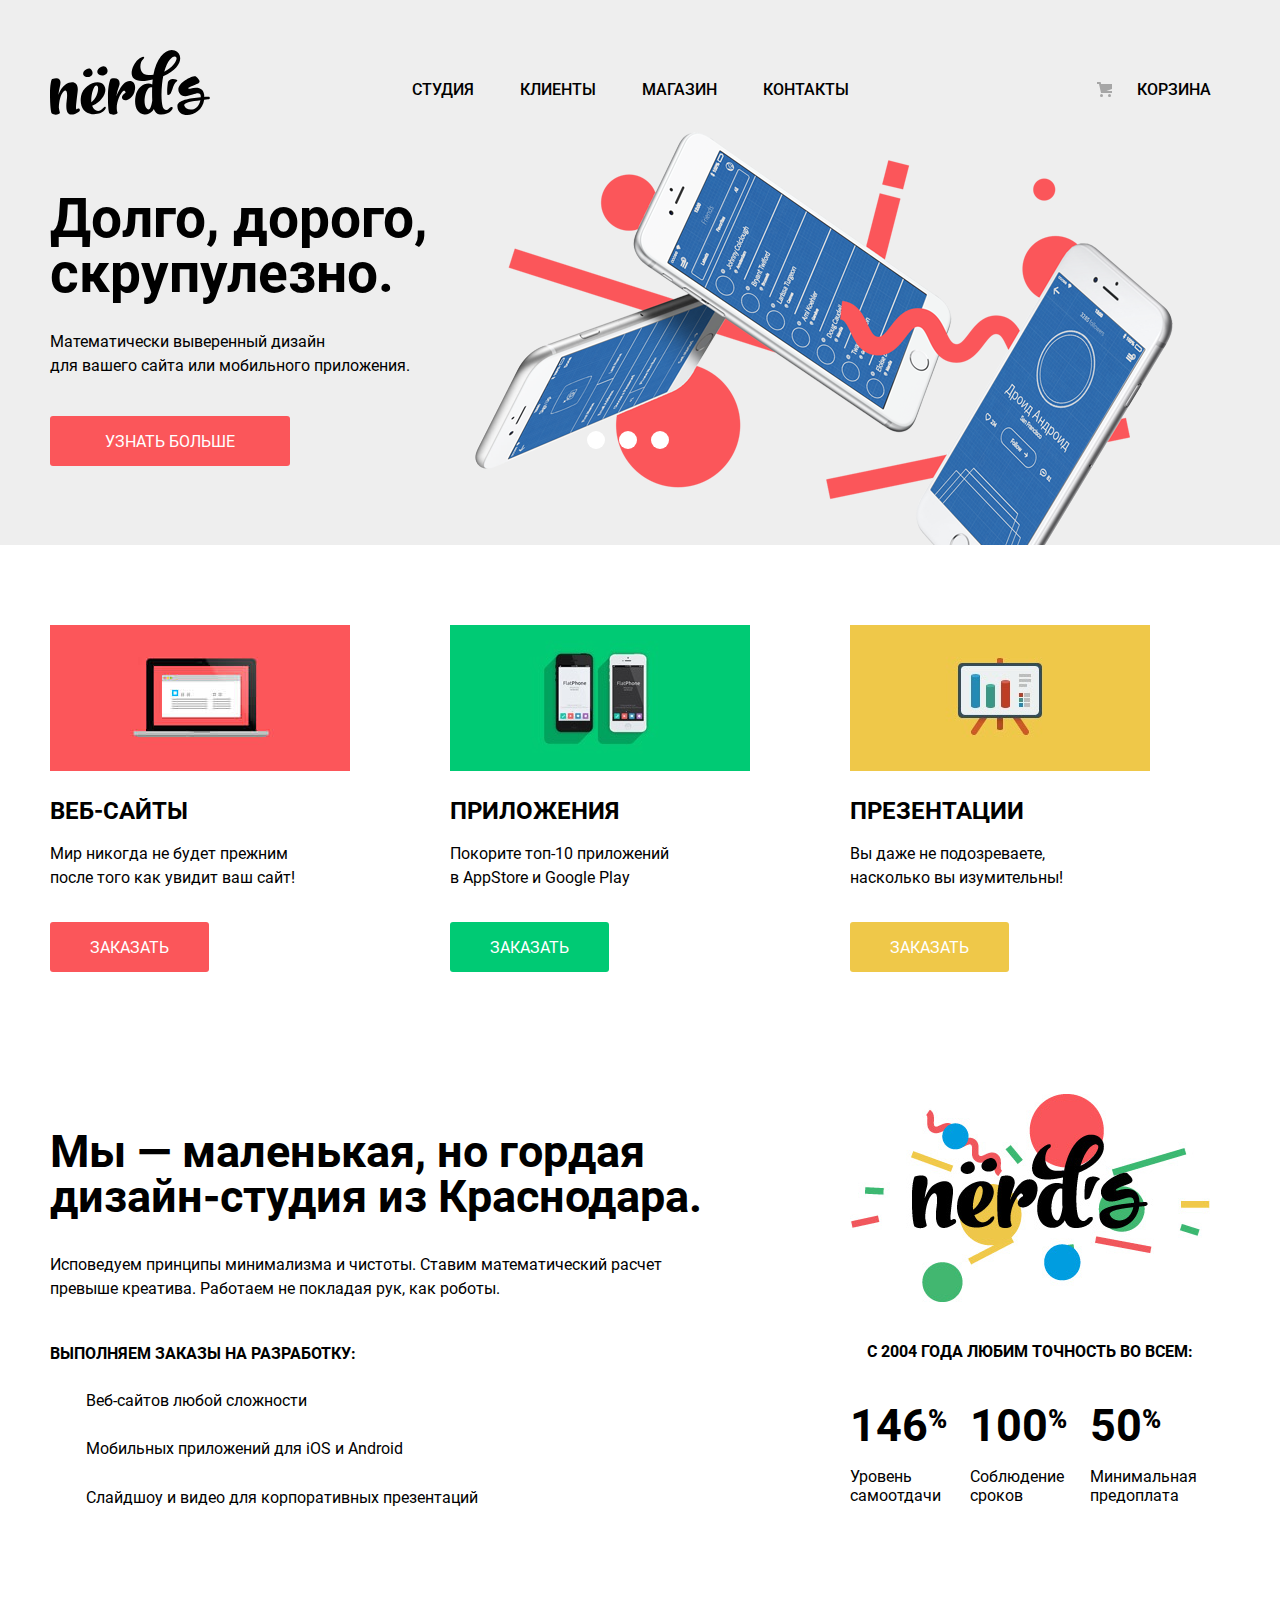
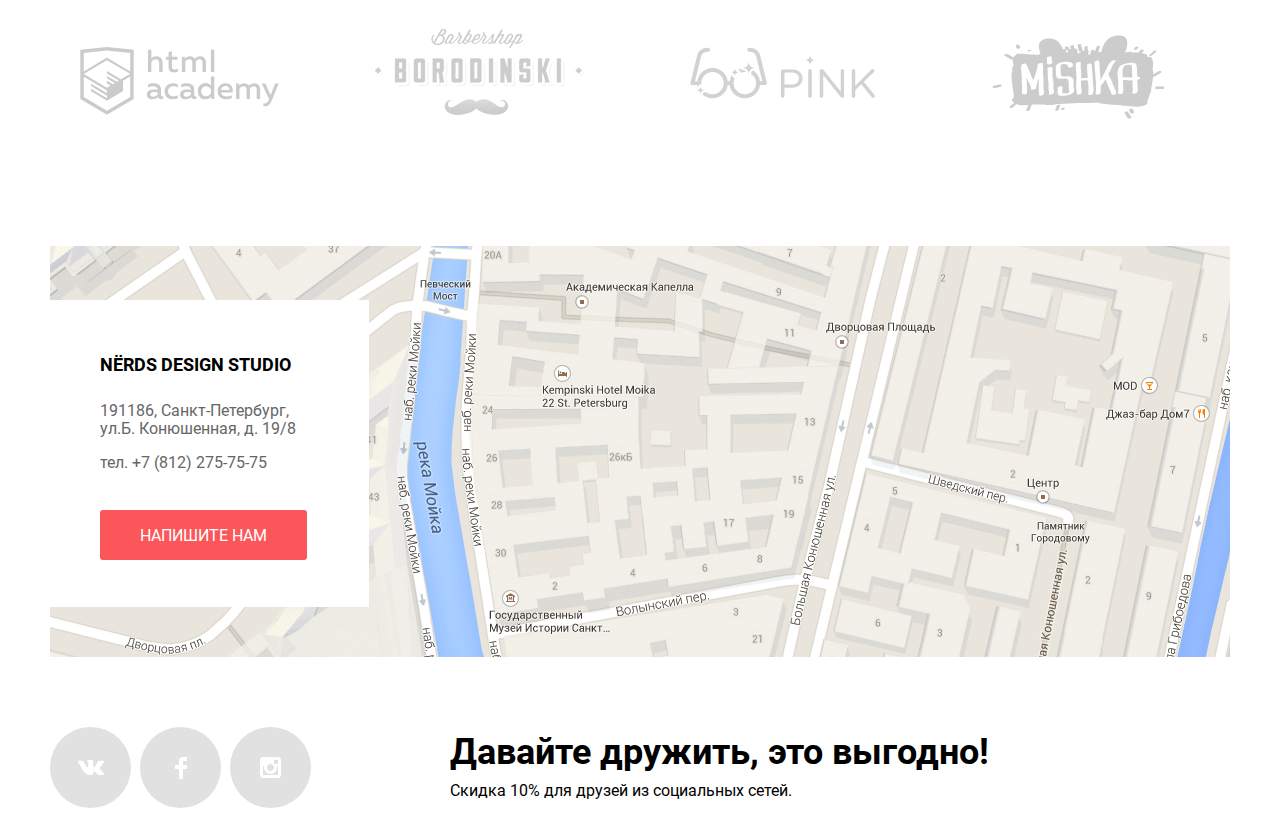
<file: index.html>
<!DOCTYPE html>
<html class="page" lang="ru">
   <head>
      <meta charset="utf-8">
      <title>«Нёрдс»</title>
      <link href="https://fonts.googleapis.com/css2?family=Roboto:wght@400;700&display=swap" rel="stylesheet">
      <link href="css/normalize.css" rel="stylesheet">
      <link href="css/style.css" rel="stylesheet">
   </head>
   <body class="page-body">
      <header class="main-header">
         <nav class="main-navigation container">
            <a class="main-header-logo" aria-label="Переход на главную">
            <img src="img/nerds-logo.svg" width="160" height="65" alt="Логотип Нёрдс">
            </a>
            <div class="main-navigation-container">
               <ul class="site-navigation reset-list">
                  <li><a href="#">Студия</a></li>
                  <li><a href="#">Клиенты</a></li>
                  <li><a href="catalog.html">Магазин</a></li>
                  <li><a href="#">Контакты</a></li>
               </ul>
               <ul class="user-navigation reset-list">
                  <li class="cart-link"><a href="#">Корзина</a></li>
               </ul>
            </div>
         </nav>
      </header>
      <main class="main-index">
         <h1 class="visually-hidden">Дизайн-студия «Нёрдс»</h1>
         <div class="slider-background ">
            <section class="slider container">
               <ul class="slider-list reset-list">
                  <li class="slider-item">
                     <div class="slider-info">
                        <h3>Долго, дорого, скрупулезно.</h3>
                        <p>Математически выверенный дизайн <br /> для вашего сайта или мобильного приложения.</p>
                        <a href="#" class="button-learn-more order red">Узнать больше</a>
                     </div>
                     <img class="slider-img-first" src="img/nerds-slide1.png" width="760" height="431" alt="Слайд с телефонами">
                  </li>
                  <li class="slider-item visually-hidden">
                     <h3>Любим математику как ни кто другой</h3>
                     <p>Никакого креатива, только математические формулы для расчета идеальных пропорций</p>
                     <a href="#" class="button-learn-more order red">Узнать больше</a>
                     <img class="slider-img-second" src="img/nerds-slide2.png" width="760" height="431" alt="Слайд с мониторами">
                     </li>
                     <li class="slider-item visually-hidden">
                     <h3>Только ночь, только хардкор</h3>
                     <p>Работать днем, как все? Мы против этого. Ближе к полуночи работа только начинается.</p>
                     <a href="#" class="button-learn-more order red">Узнать больше</a>
                     <img class="slider-img-third" src="img/nerds-slide3.png" width="760" height="431" alt="Слайд с планшетами">
                     </li>
               </ul>
               <ul class="slider-pagination reset-list">
                  <li class="slider-pagination filter-radio">
                     <input class="visually-hidden slider-input-radio filter-input" type="radio" name="slider" value="shaving" id="slide-1">
                     <label for="slide-1"></label>                           
                  </li>
                  <li class="slider-pagination filter-radio">
                     <input class="visually-hidden slider-input-radio filter-input" type="radio" name="slider" value="shaving" id="slide-2">
                     <label for="slide-2"></label>
                  </li>
                  <li class="slider-pagination filter-radio">
                     <input class="visually-hidden slider-input-radio filter-input" type="radio" name="slider" value="shaving" id="slide-3">
                     <label for="slide-3"></label>
                  </li>
               </ul>               
            </section>
         </div>
         <section class="features container">
            <ul class="features-list reset-list">
               <li class="features-item web-site">
                  <h2>Веб-сайты</h2>
                  <p>Мир никогда не будет прежним после того как увидит ваш сайт!</p>
                  <a href="#" class="order red">Заказать</a>
               </li>
               <li class="features-item application">
                  <h2>Приложения</h2>
                  <p>Покорите топ-10 приложений<br />в AppStore и Google Play</p>
                  <a href="#" class="order green">Заказать</a>
               </li>
               <li class="features-item presentations">
                  <h2>Презентации</h2>
                  <p>Вы даже не подозреваете, насколько вы изумительны!</p>
                  <a href="#" class="order yellow">Заказать</a>
               </li>
            </ul>
         </section>
         <section class="about-us container">
            <div class="about-us-container">
               <h2 class="about-us-header">Мы — маленькая, но гордая дизайн-студия из Краснодара.</h2>
               <div class="about-us-principle">              
                  <p>Исповедуем принципы минимализма и чистоты. Ставим математический расчет превыше креатива. Работаем не покладая рук, как роботы.</p>
               </div>
               <div class="about-us-paragraph">               
                  <p>Выполняем заказы на разработку:</p>
               </div>
               <ul class="about-us-list reset-list">
                  <li class="about-us-list-item">Веб-сайтов любой сложности</li>
                  <li class="about-us-list-item">Мобильных приложений для iOS и Android</li>
                  <li class="about-us-list-item">Слайдшоу и видео для корпоративных презентаций</li>
               </ul>
            </div>
            <div class="about-us-dignity">
               <img src="img/nerds-illustration.png" width="360" height="208" alt="Нёрдс">
               <div class="about-us-dignity-paragraph">
                  <p>с 2004 года Любим точность во всем:</p>
               </div>
               <ul class="about-us-dignity-list reset-list">
                  <li><p class="about-us-dignity-numeral">146<b>%</b></p> Уровень самоотдачи</li>
                  <li><p class="about-us-dignity-numeral">100<b>%</b></p> Соблюдение сроков</li>
                  <li><p class="about-us-dignity-numeral">50<b>%</b></p> Минимальная предоплата</li>
               </ul>
            </div>
         </section>
         <section class="container">
            <h2 class="visually-hidden">Партнёры</h2>
            <ul class="partners reset-list">
               <li class="partners-item partners-htmlacademy">
                  <a href="https://htmlacademy.ru/" aria-label="Ссылка на html academy">
                  <img class="partners-img-htmlacademy" src="img/logo-htmlacademy.svg" width="199" height="68" alt="Логотип html academy">
                  </a>
               </li>
               <li class="partners-item partners-borodinski">
                  <a href="#" aria-label="Ссылка на сайт барбершопа Borodinski">
                  <img class="partners-img-borodinski" src="img/logo-borodinski.svg" width="209" height="90" alt="Логотип Borodinski">
                  </a>
               </li>
               <li class="partners-item partners-pink">
                  <a href="#" aria-label="Ссылка на приложение Pink">
                  <img class="partners-img-pink" src="img/logo-pink.svg" width="185" height="52" alt="Логотип Pink">
                  </a>
               </li>
               <li class="partners-item partners-mishka">
                  <a href="#" aria-label="Ссылка на сайт Mishka">
                  <img class="partners-img-mishka" src="img/logo-mishka.svg" width="173" height="84" alt="Логотип Mishka">
                  </a>
               </li>
            </ul>
         </section>
      </main>
      <footer class="footer-container">
         <section class="map-contact">
            <img  class="footer-map " src="img/map.png" width="1440" height="416" alt="Наш адрес Санкт-Петербург, ул. Б. Конюшенная, д. 19/8">
            <div class="contact">
               <h2 class="footer-title">Nёrds design studio</h2>
               <address class="footer-address">191186, Санкт-Петербург,&nbsp; ул.Б. Конюшенная, д. 19/8</address>
               <p class="footer-tel">тел. <a href="tel:+78122757575" class="footer-tel-link">+7 (812) 275-75-75</a></p>
               <a href="writeus.html" class="contact-button order red">Напишите нам</a>
            </div>
         </section>
         <div class="footer-wrapper">
            <section class="social">
               <h2 class="visually-hidden">Социальные сети Нёрдс</h2>
               <ul class="user-social reset-list">
                  <li>
                     <a class="icon-social" href="http://vk.com" aria-label="Ссылка на наш VK">
                     <img class="img-social" src="img/icon/vk-icon.svg"  width="26" height="15"  alt="Иконка VK">
                     </a>
                  </li>
                  <li>
                     <a class="icon-social" href="https://www.facebook.com/" aria-label="Ссылка на наш Facebook">
                     <img class="img-social" src="img/icon/fb-icon.svg" width="12" height="22" alt="Иконка Facebook">
                     </a>
                  </li>
                  <li>
                     <a class="icon-social" href="https://www.instagram.com" aria-label="Ссылка на наш Instagramm">
                     <img class="img-social" src="img/icon/insta-icon.svg" width="21" height="21"  alt="Иконка Instagramm">
                     </a>
                  </li>
               </ul>
            </section>
            <section class="sale">
               <h2>Давайте дружить, это выгодно!</h2>
               <p>Скидка 10% для друзей из социальных сетей.</p>
            </section>
         </div>         
      </footer>
      <section class="modal modal-contact visually-hidden">
         <h2 class="modal-contact-header">Напишите нам</h2>
         <form class="modal-contact-form" action="https://echo.htmlacademy.ru/" method="post">
           <label class="form-user-name" for="modal-contact-form-name">
             Ваше имя:
             <input class="form-input-user-name" type="text" name="input-name" id="modal-contact-form-name" placeholder="Имя Фамилия" required>
           </label>
           <label class="form-user-email" for="modal-contact-form-email">
             Ваш email:
             <input class="form-input-user-email" type="email" name="input-email" id="modal-contact-form-email" placeholder="email@example.com" required>
           </label>
           <label class="form-user-message" for="modal-contact-form-message">Текст письма:
             <textarea id="modal-contact-form-message" rows="5" name="input-message"  placeholder="В свободной форме" required></textarea>
           </label>
           <button type="submit" class="modal-contact-form-button red">Отправить</button>
         </form>
         <button type="button" class="modal-close" aria-label="Закрыть"></button>
       </section>
   </body>
</html>
</file>
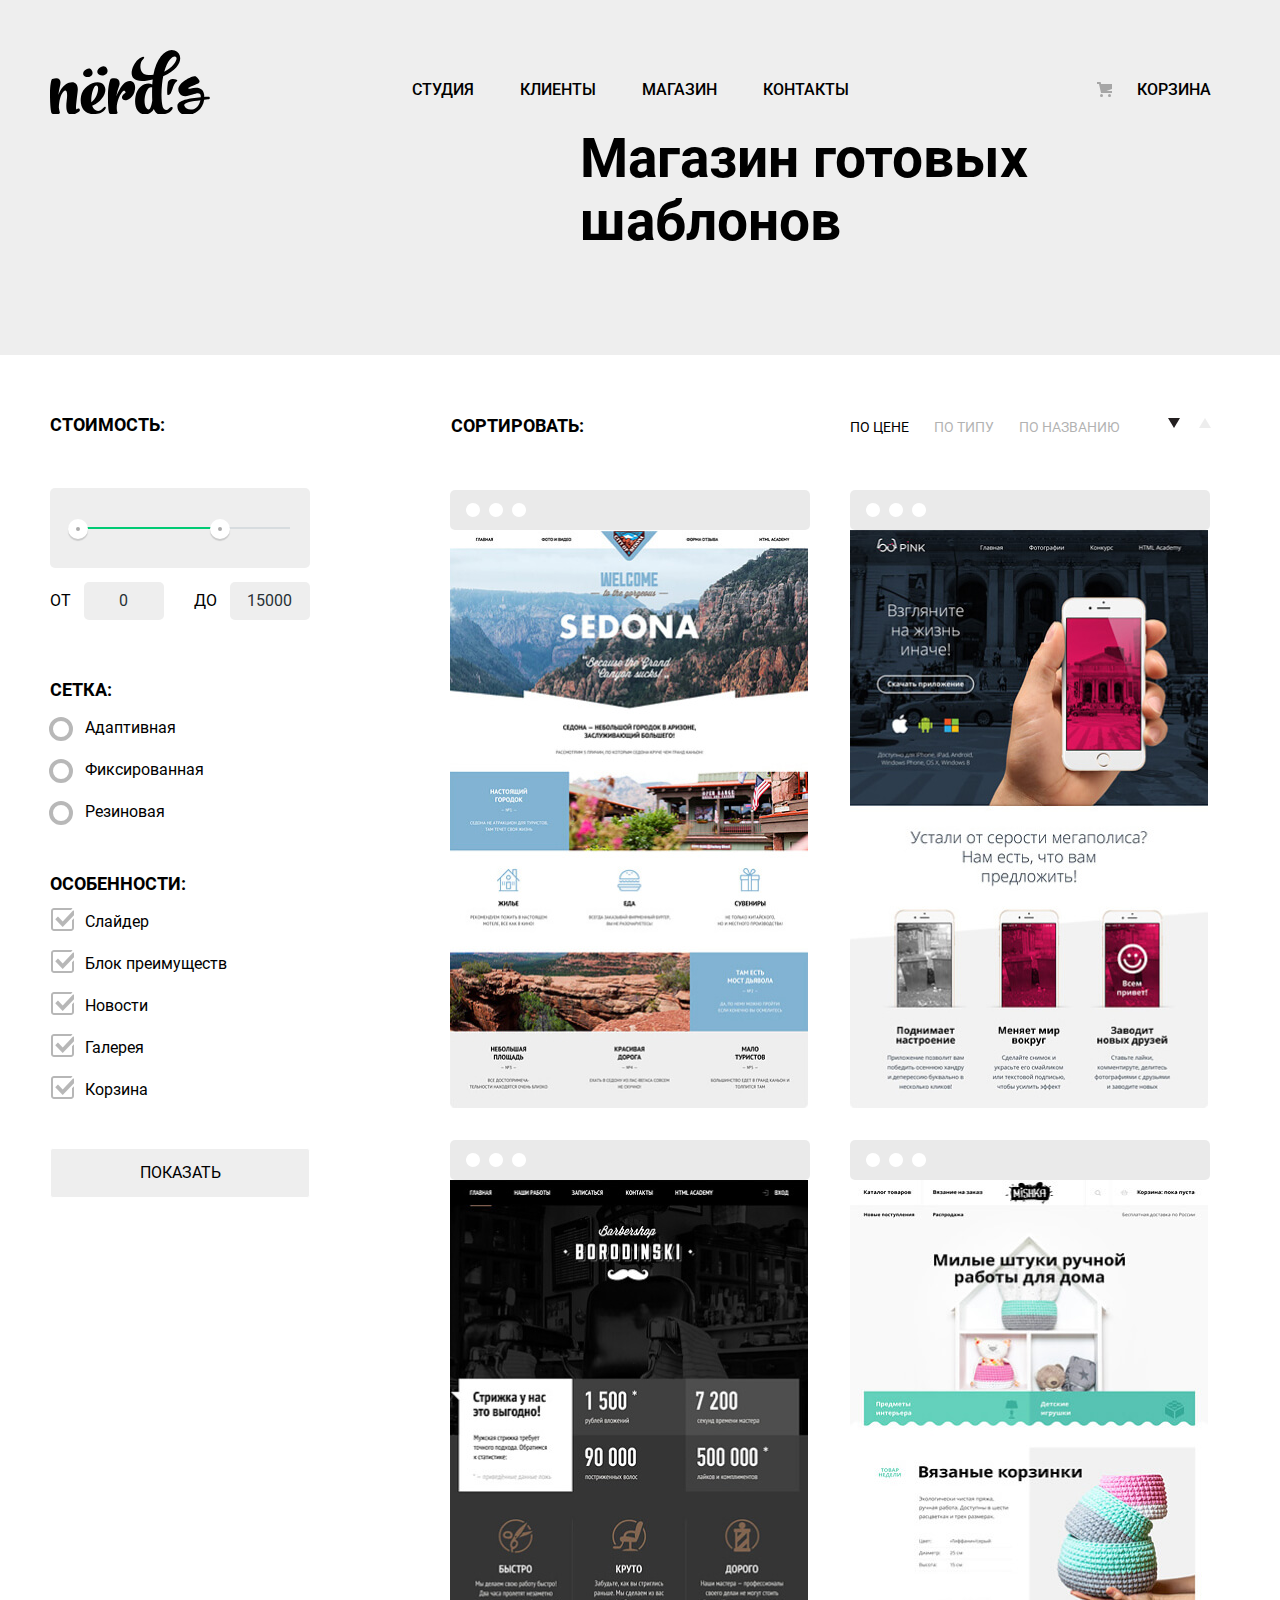
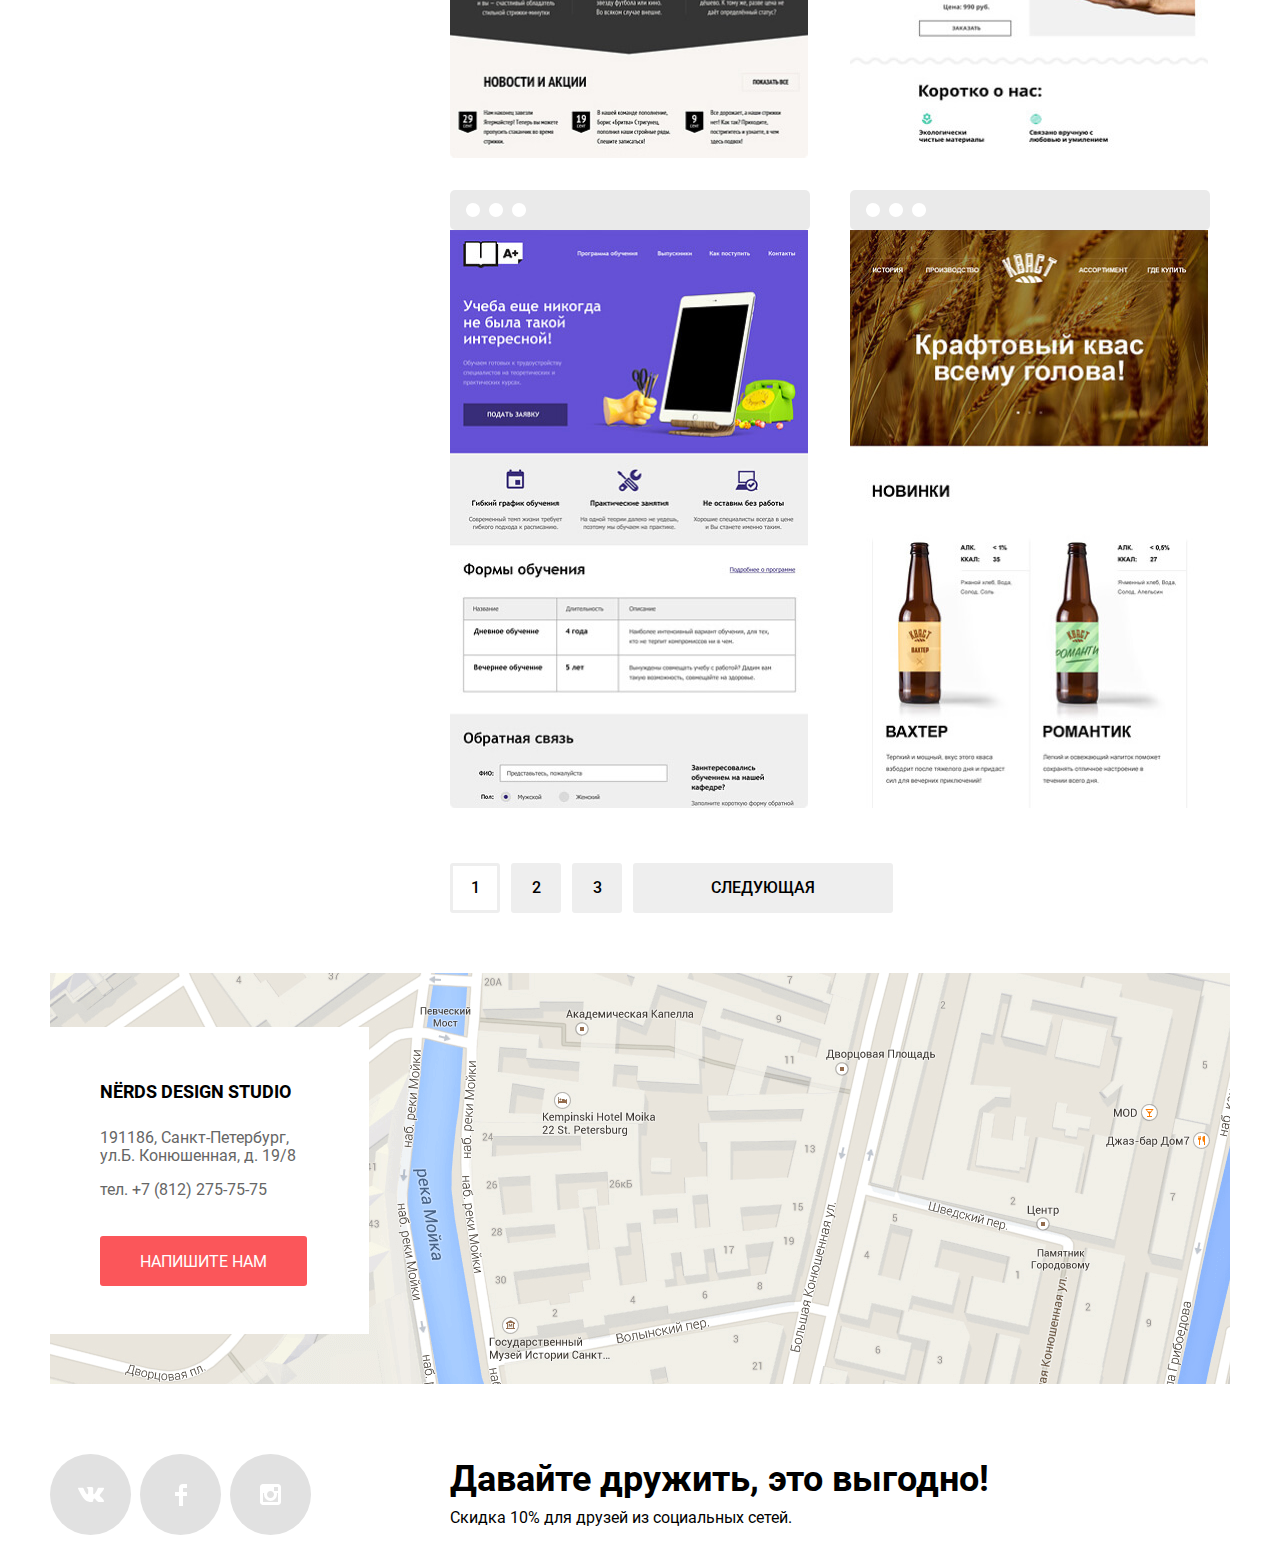
<file: catalog.html>
<!DOCTYPE html>
<html class="page" lang="ru">
   <head>
      <meta charset="utf-8">
      <title>Магазин | «Нёрдс»</title>
      <link href="https://fonts.googleapis.com/css2?family=Roboto:wght@400;700&display=swap" rel="stylesheet">
      <link href="css/normalize.css" rel="stylesheet">
      <link href="css/style.css" rel="stylesheet">
   </head>
   <body class="page-body">
      <header class="main-header">
         <nav class="main-navigation container">
            <a href="index.html" class="main-header-logo" aria-label="Переход на главную">
            <img src="img/nerds-logo.svg" width="165" height="65" alt="Логотип Нёрдс">
            </a>
            <div class="main-navigation-container">
               <ul class="site-navigation reset-list">
                  <li><a href="index.html">Студия</a></li>
                  <li><a href="#">Клиенты</a></li>
                  <li class="page-catalog"><a href="#">Магазин</a></li>
                  <li><a href="#">Контакты</a></li>
               </ul>
               <ul class="user-navigation reset-list">
                  <li class="cart-link"><a href="#">Корзина</a></li>
               </ul>
            </div>
         </nav>
      </header>
      <main class="main-catalog">
         <div class="heading-catalog-wrapper">
            <h1 class="heading-catalog">Магазин готовых шаблонов</h1>
         </div>
         <div class="main-catalog-wrapper">
            <section>
               <div class="filter-form">
                  <h3  class="visually-hidden">Фильтр товаров</h3>
                  <form class="filter" action = "https://echo.htmlacademy.ru/" name="filter" method="get">
                     <fieldset class="filter-fieldset filter-item">
                        <legend>Стоимость:</legend>
                        <div class="range-filter">
                           <div class="range-controls">
                              <div class="scale">
                                 <div class="bar"></div>
                              </div>
                              <div class="toggle toggle-min" tabindex="0" aria-label="Ползунок уменьшения стоимости"></div>
                              <div class="toggle toggle-max" tabindex="0" aria-label="Ползунок увеличения стоимости"></div>
                           </div>
                           <div class="price-controls">
                              <label class="min-price">
                              от <input type="number" name="min-price" value="0">
                              </label>
                              <label class="max-price">
                              до <input type="number" name="max-price" value="15000">
                              </label>
                           </div>
                        </div>
                     </fieldset>
                     <fieldset class="filter-fieldset filter-item-grid">
                        <legend>Сетка:</legend>
                        <ul class="reset-list">
                           <li class="filter-option filter-radio">
                              <input class="visually-hidden filter-input-radio filter-input" type="radio" name="grid-group" value="shaving" id="filter-adaptive">
                              <label for="filter-adaptive">Адаптивная</label>                           
                           </li>
                           <li class="filter-option filter-radio">
                              <input class="visually-hidden filter-input-radio filter-input" type="radio" name="grid-group" value="shaving" id="filter-fixed">
                              <label for="filter-fixed">Фиксированная</label>
                           </li>
                           <li class="filter-option filter-radio">
                              <input class="visually-hidden filter-input-radio filter-input" type="radio" name="grid-group" value="shaving" id="filter-responsive">
                              <label for="filter-responsive">Резиновая</label>
                           </li>
                        </ul>
                     </fieldset>
                     <fieldset class="filter-fieldset">
                        <legend>Особенности:</legend>
                        <ul class="reset-list">
                           <li class="filter-option filter-checkbox">
                              <input class="visually-hidden filter-input-checkbox filter-input" type="checkbox" name="slider" id="filter-slider" checked>
                              <label for="filter-slider">Слайдер</label>                           
                           </li>
                           <li class="filter-option filter-checkbox">
                              <input class="visually-hidden filter-input-checkbox filter-input" type="checkbox" name="advantage" id="filter-advantage" checked>
                              <label for="filter-advantage">Блок преимуществ</label>                           
                           </li>                           
                           <li class="filter-option filter-checkbox">
                              <input class="visually-hidden filter-input-checkbox filter-input" type="checkbox" name="news" id="filter-news" checked>
                              <label for="filter-news">Новости</label>                           
                           </li>
                           <li class="filter-option filter-checkbox">
                              <input class="visually-hidden filter-input-checkbox filter-input" type="checkbox" name="gallery" id="filter-gallery" checked>
                              <label for="filter-gallery">Галерея</label>                           
                           </li>
                           <li class="filter-option filter-checkbox">
                              <input class="visually-hidden filter-input-checkbox filter-input" type="checkbox" name="shopping-cart" id="filter-shopping-cart" checked>
                              <label for="filter-shopping-cart">Корзина</label>                           
                           </li>
                        </ul>
                        <button class="button-show" type="submit">Показать</button>
                     </fieldset>
                  </form>
               </div>
            </section>
            <section>
               <h2 class="visually-hidden">Каталог товара</h2>
               <div class="catalog-sort">
                  <p class="catalog-sort-header">
                    Сортировать:
                  </p>
                  <ul class="catalog-sort-list">
                    <li class="catalog-sort-item">
                      <a class="catalog-sort-item-button catalog-sort-item-button-active">По цене</a>
                    </li>
                    <li class="catalog-sort-item">
                      <a href="#" class="catalog-sort-item-button">По типу</a>
                    </li>
                    <li class="catalog-sort-item">
                      <a href="#" class="catalog-sort-item-button">По названию</a>
                    </li>
                  </ul>
                  <ul class="catalog-sort-list-direction">
                    <li class="catalog-sort-list-direction-item">
                      <a class="catalog-sort-order-button catalog-sort-order-button-bottom catalog-sort-order-active" aria-label="Сортировать по убыванию"></a>
                    </li>
                    <li class="catalog-sort-list-direction-item">
                      <a href="#" class="catalog-sort-order-button catalog-sort-order-button-top" aria-label="Сортировать по возростанию"></a>
                    </li>
                  </ul>
                </div>
               <div class="catalog">
               <ul class="catalog-list reset-list">
                  <li class="catalog-item">
                     <div class="catalog-item-image">
                        <img src="img/sedona.jpg" width="358" height="578" alt="Шаблон туристического сайта">
                     </div>
                     <section class="catalog-info">
                        <h3><a class="catalog-info-title" href="#">Sedona</a></h3>
                        <p>Информационный сайт для туристов</p>
                        <a href="#" class="price red">9 900 &#8381;</a>
                     </section>
                  </li>
                  <li class="catalog-item">
                     <div class="catalog-item-image">
                        <img src="img/pink.jpg" width="358" height="578" alt="Шаблон сайта для мобильного приложения">
                     </div>
                     <section class="catalog-info">
                        <h3><a class="catalog-info-title" href="#">Pink App</a></h3>
                        <p>Продуктовый лендинг приложения для iOS и Android</p>
                        <a href="#" class="price red">9 900 &#8381;</a>
                     </section>
                  </li>
                  <li class="catalog-item">
                     <div class="catalog-item-image">
                        <img src="img/borodinski.jpg" width="358" height="578" alt="Шаблон сайта барбершопа">
                     </div>
                     <section class="catalog-info">
                        <h3><a class="catalog-info-title" href="#">Barbershop</a></h3>
                        <p>Сайт салона красоты. Для мужчин, да.</p>
                        <a href="#" class="price red">9 900 &#8381;</a>
                     </section>
                  </li>
                  <li class="catalog-item">
                     <div class="catalog-item-image">
                        <img src="img/mishka.jpg" width="358" height="578" alt="Шаблон сайта хэндмэйд">
                     </div>
                     <section class="catalog-info">
                        <h3><a class="catalog-info-title" href="#">Mishka</a></h3>
                        <p>Интернет-магазин вязаных игрушек</p>
                        <a href="#" class="price red">9 900 &#8381;</a>
                     </section>
                  </li>
                  <li class="catalog-item">
                     <div class="catalog-item-image">
                        <img src="img/a-plus.jpg" width="358" height="578" alt="Шаблон учебного сайта">
                     </div>
                     <section class="catalog-info">
                        <h3><a class="catalog-info-title" href="#">A Plus</a></h3>
                        <p>Лендинг курсов повышения квалификации</p>
                        <a href="#" class="price red">9 900 &#8381;</a>
                     </section>
                  </li>
                  <li class="catalog-item">
                     <div class="catalog-item-image">
                        <img src="img/kvast.jpg" width="358" height="578" alt="Шаблон сайта крафтового кваса">
                     </div>
                     <section class="catalog-info">
                        <h3><a class="catalog-info-title" href="#">Кваст</a></h3>
                        <p>Промо-сайт производителя крафтового кваса</p>
                        <a href="#" class="price red">9 900 &#8381;</a>
                     </section>
                  </li>
               </ul>
               </div>
               <ul class="catalog-pagination">
                  <li class="catalog-pagination-item-current"><a href="#">1</a></li>
                  <li class="catalog-pagination-item"><a href="#">2</a></li>
                  <li class="catalog-pagination-item"><a href="#">3</a></li>
                  <li class="catalog-pagination-item"><a href="#">следующая</a></li>
               </ul>
            </section>
         </div>
      </main>
      <footer class="footer-container">
         <section class="map-contact">
            <img  class="footer-map " src="img/map.png" width="1440" height="416" alt="Наш адрес Санкт-Петербург, ул. Б. Конюшенная, д. 19/8">
            <div class="contact">
               <h2 class="footer-title">Nёrds design studio</h2>
               <address class="footer-address">191186, Санкт-Петербург,&nbsp; ул.Б. Конюшенная, д. 19/8</address>
               <p class="footer-tel">тел. <a href="tel:+78122757575" class="footer-tel-link">+7 (812) 275-75-75</a></p>
               <a href="writeus.html" class="order red">Напишите нам</a>
            </div>
         </section>
         <div class="footer-wrapper">
            <section class="social">
               <h2 class="visually-hidden">Социальные сети Нёрдс</h2>
               <ul class="user-social reset-list">
                  <li>
                     <a class="icon-social" href="http://vk.com" aria-label="Ссылка на наш VK">
                     <img class="img-social" src="img/icon/vk-icon.svg"  width="26" height="15"  alt="Иконка VK">
                     </a>
                  </li>
                  <li>
                     <a class="icon-social" href="https://www.facebook.com/" aria-label="Ссылка на наш Facebook">
                     <img class="img-social" src="img/icon/fb-icon.svg" width="12" height="22" alt="Иконка Facebook">
                     </a>
                  </li>
                  <li>
                     <a class="icon-social" href="https://www.instagram.com" aria-label="Ссылка на наш Instagramm">
                     <img class="img-social" src="img/icon/insta-icon.svg" width="21" height="21"  alt="Иконка Instagramm">
                     </a>
                  </li>
               </ul>
            </section>
            <section class="sale">
               <h2>Давайте дружить, это выгодно!</h2>
               <p>Скидка 10% для друзей из социальных сетей.</p>
            </section>
         </div>         
      </footer>
      <section class="modal modal-contact visually-hidden">
         <h2 class="modal-contact-header">Напишите нам</h2>
         <form class="modal-contact-form" action="https://echo.htmlacademy.ru/" method="post">
           <label class="form-user-name" for="modal-contact-form-name">
             Ваше имя:
             <input class="form-input-user-name" type="text" name="input-name" id="modal-contact-form-name" placeholder="Имя Фамилия" required>
           </label>
           <label class="form-user-email" for="modal-contact-form-email">
             Ваш email:
             <input class="form-input-user-email" type="email" name="input-email" id="modal-contact-form-email" placeholder="email@example.com" required>
           </label>
           <label class="form-user-message" for="modal-contact-form-message">Текст письма:
             <textarea id="modal-contact-form-message" rows="5" name="input-message"  placeholder="В свободной форме" required></textarea>
           </label>
           <button type="submit" class="modal-contact-form-button red">Отправить</button>
         </form>
         <button type="button" class="modal-close" aria-label="Закрыть"></button>
       </section>
   </body>
</html>
</file>
<file: css/style.css>
@font-face {
	font-family: "Roboto";
	font-style: normal;
	font-weight: 400;
	src: local("Roboto"), local("Roboto-Regular"), url(../fonts/roboto-regular.woff2) format("woff2"), url(../fonts/roboto-regular.woff) format("woff")
}

@font-face {
	font-family: "Roboto";
	font-style: normal;
	font-weight: 700;
	src: local("Roboto Bold"), local("Roboto-Bold"), url(../fonts/roboto-700.woff2) format("woff2"), url(../fonts/roboto-700.woff) format("woff")
}

:root {
	--black: #000000;
	--black-special: #283136;
	--black-special-dark: #444444;
	--black-light: #4D4D4D;
	--black-dark: #231F20;
	--black-shadow: rgba(0, 1, 1, 0.1);
	--white: #ffffff;
	--red: #E74246;
	--red-light: #FB565A;
	--red-dark: #D7373B;
	--green: #00BC6C;
	--green-light: #00CA74;
	--green-dark: #00AA62;
	--yellow: #EAB534;
	--yellow-light: #EFC849;
	--yellow-dark: #E5A722;
	--gray: #DFDFDF;
	--gray-light: #EEEEEE;
	--gray-medium: #E1E1E1;
	--gray-medium-light: #c1c1c1;
	--gray-medium-dark: #A6A6A6;
	--gray-dark: #D5D5D5;
	--gray-special: #D7DCDF;
	--gray-special-text: #666666;
	--gray-special-second: #D7DCDE;
	--gray-special-third: #B4B9BB;
	--gray-special-light: #DBDBDB;
	--gray-special-dark: #ABABAB;
	--gray-special-pagination: #DFDFDF;
	--special: #888888
}

a {
	text-decoration: none
}

img {
	max-width: 100%;
	height: auto
}

.page {
	height: 100%;
	width: 100%;
}

.page-body {
	background-color: var(--white);
	font-family: "Roboto", "Tahoma", sans-serif
}

.reset-list {
	margin: 0;
	padding: 0;
	list-style: none
}

.visually-hidden {
	position: absolute;
	width: 1px;
	height: 1px;
	margin: -1px;
	border: 0;
	padding: 0;
	-webkit-clip-path: inset(100%);
	clip-path: inset(100%);
	clip: rect(0, 0, 0, 0);
	overflow: hidden
}

.container,
.main-navigation {
	max-width: 1180px;
	margin: 0 auto;
	padding: 0 10px
}

.main-navigation {
	display: -webkit-box;
	display: -ms-flexbox;
	display: flex;
	-webkit-box-align: start;
	-ms-flex-align: start;
	align-items: flex-start;
	text-transform: uppercase;
	font-weight: 500;
	font-size: 16px;
	line-height: 30px
}

.main-navigation-container,
.site-navigation {
	display: -webkit-box;
	display: -ms-flexbox;
	display: flex;
	margin: 75px auto 0
}

.site-navigation {
	-ms-flex-wrap: wrap;
	flex-wrap: wrap;
	width: 620px;
	margin: 0 105px 0 183px;
	padding: 0
}

.site-navigation li {
	margin-right: 46px
}

.features-list li:last-child,
.site-navigation li:last-child {
	margin-right: 0
}

.user-navigation {
	margin-left: auto;
	max-width: 140px
}

.site-navigation a,
.user-navigation a {
	color: var(--black)
}

.user-navigation li {
	display: inline;
	padding: 0
}

.site-navigation-current a:not([href]) {
	background-color: var(--black)
}

.site-navigation a:hover {
	color: var(--red-light)
}

.site-navigation a:focus {
	color: var(--black);
	mix-blend-mode: normal;
	opacity: .3
}

.user-navigation a:hover {
	color: var(--red-light)
}

.user-navigation a:focus {
	color: var(--black);
	mix-blend-mode: normal;
	opacity: .3
}

.cart-link::before,
.page-catalog::before {
	content: "";
	position: absolute;
	background-repeat: no-repeat;
	background-position: 0 0
}

.page-catalog::before {
	top: 119px;
	width: 73px;
	height: 2px;
	background-color: var(--red-light)
}

.main-header {
	font-size: 16px;
	line-height: 20px;
	color: var(--black);
	background-color: var(--gray-light)
}

.main-header-logo {
	margin: 49px 0 0;
	padding: 0;
	width: 160px;
	height: 65px
}

.cart-link::before {
	top: 2px;
	left: -40px;
	width: 15px;
	height: 15px;
	background-image: url(../img/icon/cart-icon.svg)
}

.cart-link {
	position: relative
}

.footer-container {
	max-width: 1180px;
	margin: 0 auto;
	padding: 0 10px
}

.footer-wrapper {
	display: -webkit-box;
	display: -ms-flexbox;
	display: flex
}

.map-contact {
	overflow: hidden;
	position: relative;
	margin-bottom: 44px
}

.footer-map {
	position: absolute;
	z-index: 1;
	background-color: var(--gray-light);
	width: 100%;
	object-fit: cover;
	text-align: center;
	height: 416px;
	border: 0
}

.contact {
	position: relative;
	background-color: var(--white);
	width: 219px;
	min-height: 262px;
	margin-top: 54px;
	margin-left: 0;
	margin-bottom: 50px;
	padding: 35px 50px 10px;
	z-index: 2
}

.contact-button {
	padding-left: 5px;
	padding-right: 5px;
}

.footer-title {
	text-transform: uppercase;
	font-weight: 700;
	font-size: 18px;
	line-height: 30px;
	color: var(--black)
}

.footer-address {
	padding-top: 7px;
	font-style: normal;
	font-size: 16px;
	line-height: 18px
}

.footer-tel {
	padding-bottom: 21px;
}

.contact-button {}

.footer-address,
.footer-tel,
.footer-tel-link {
	color: var(--gray-special-text)
}

.footer-tel-link {
	font-style: normal;
	font-size: 16px;
	line-height: 18px;
	text-decoration: none
}

.social {
	width: 260px;
	margin: 26px 140px 0 0
}

.sale h2 {
	margin-top: 33px;
	margin-bottom: 10px;
	font-size: 36px;
	line-height: 36px
}

.sale p {
	margin-top: 0;
	line-height: 22px
}

.icon-social,
.user-social {
	display: -webkit-box;
	display: -ms-flexbox;
	display: flex
}

.user-social {
	-ms-flex-wrap: wrap;
	flex-wrap: wrap;
	-ms-flex-pack: distribute;
	justify-content: space-between;
	width: 261px
}

.icon-social {
	-webkit-box-align: center;
	-ms-flex-align: center;
	align-items: center;
	-webkit-box-pack: center;
	-ms-flex-pack: center;
	justify-content: center;
	width: 81px;
	height: 81px;
	border-radius: 50%;
	background-color: var(--gray-medium)
}

.icon-social:hover {
	background-color: var(--red)
}

.icon-social:focus {
	background-color: var(--red-dark);
	-webkit-box-shadow: inset 0 3px 0 var(--black-shadow);
	box-shadow: inset 0 3px 0 var(--black-shadow)
}

.icon-social:focus img {
	opacity: 30%
}

.slider-background {
	background-color: var(--gray-light)
}

.slider-item,
.slider-list {
	display: -webkit-box;
	display: -ms-flexbox;
	display: flex
}

.slider-info {
	margin-top: 22px;
	width: 391px
}

.slider-info h3 {
	margin-bottom: 0;
	font-size: 55px;
	line-height: 55px
}

.slider-info p {
	font-size: 16px;
	line-height: 24px;
	margin-top: 29px;
}

.slider-info a {
	padding-left: 55px;
	padding-right: 55px;
}

.button-learn-more {
	margin-top: 22px;
}

.slider-pagination {
	margin-right: 32px;
}

.slider-pagination {
	position: relative;
	width: inherit;
	display: flex;
	justify-content: center;
}

.slider-pagination label {
	display: inline-block;
	vertical-align: middle;
	position: relative;
	cursor: pointer;
}

.slider-input-radio+label::before {
	content: "";
	position: absolute;
	left: 11px;
	top: -114px;
	width: 18px;
	height: 18px;
	background-color: var(--white);
	border-radius: 50%;
}

.slider-input-radio:checked+label::after {
	content: "";
	position: absolute;
	top: 7px;
	left: 14px;
	top: -111px;
	width: 8px;
	height: 8px;
	border: 2px solid var(--gray-medium-light);
	background-color: var(--white);
	border-radius: 50%;
}

.slider-control label:not(:last-child) {
	margin-right: 18px;
}

.slide-1:checked .main-slider-control label[for="main-slide-1"]::before,
.slide-2:checked .main-slider-control label[for="main-slide-2"]::before,
.slide-3:checked .main-slider-control label[for="main-slide-3"]::before {
	content: "";
	height: 4px;
	width: 4px;
	border-radius: 50%;
	left: 5px;
	top: 5px;
	border: 2px solid var(--gray-medium-light);
	position: absolute;
}

.slide-1:focus .main-slider-control label[for="main-slide-1"],
.slide-2:focus .main-slider-control label[for="main-slide-2"],
.slide-3:focus .main-slider-control label[for="main-slide-3"] {
	outline: 2px solid var(--black-special);
}

.slide-1:checked .main-slider-list .main-slider-item-1,
.slide-2:checked .main-slider-list .main-slider-item-2,
.slide-3:checked .main-slider-list .main-slider-item-3 {
	display: block;
}

.features {
	margin-top: 80px;
	margin-bottom: 80px;
	font-size: 16px;
	line-height: 24px
}

.features-list {
	display: -webkit-box;
	display: -ms-flexbox;
	display: flex;
	padding: 0
}

.features-list li {
	margin-right: 100px
}

.features h2 {
	margin-bottom: 0;
	margin-top: 171px;
	text-transform: uppercase;
	font-size: 24px;
	line-height: 30px
}

.features-item {
	min-width: 300px;
	min-height: 352px;
	background-position: top left;
	background-repeat: no-repeat
}

.features-item p {
	width: 260px;
	margin-bottom: 32px
}

.web-site {
	background-image: url(../img/web-site.jpg);
	background-size: auto auto
}

.application {
	background-image: url(../img/application.jpg);
	background-size: auto auto
}

.presentations {
	background-image: url(../img/presentations.jpg);
	background-size: auto auto
}

.order {
	display: inline-block;
	vertical-align: inherit;
	border: 0 solid;
	border-radius: 3px;
	padding: 17px 40px 15px;
	line-height: 18px;
	text-align: center;
	text-transform: uppercase;
	color: var(--white)
}

.red {
	background-color: var(--red-light)
}

.red:hover {
	background-color: var(--red)
}

.red:focus {
	-webkit-box-shadow: inset 0 3px 0 var(--black-shadow);
	box-shadow: inset 0 3px 0 var(--black-shadow);
	background-color: var(--red-dark)
}

.green {
	background-color: var(--green-light)
}

.green:hover {
	background-color: var(--green)
}

.green:focus {
	-webkit-box-shadow: inset 0 3px 0 var(--black-shadow);
	box-shadow: inset 0 3px 0 var(--black-shadow);
	background-color: var(--green-dark)
}

.yellow {
	background-color: var(--yellow-light)
}

.yellow:hover {
	background-color: var(--yellow)
}

.yellow:focus {
	-webkit-box-shadow: inset 0 3px 0 var(--black-shadow);
	box-shadow: inset 0 3px 0 var(--black-shadow);
	background-color: var(--yellow-dark)
}

.about-us {
	display: -webkit-box;
	display: -ms-flexbox;
	display: flex;
	margin-top: 113px;
	margin-bottom: 140px;
	font-family: "Roboto", "Tahoma", sans-serif;
	font-size: 16px
}

.about-us-header {
	display: flex;
	margin: 0 auto;
	margin-top: 39px;
	font-size: 45px;
	line-height: 45px
}

.about-us-principle {
	display: flex;
	margin-top: 18px;
	font-size: 16px;
	line-height: 24px
}

.about-us-paragraph {
	display: flex;
	margin-top: 9px;
	margin-bottom: 10px;
	text-transform: uppercase;
	font-weight: 700;
	line-height: 24px
}

.about-us-list {
	display: flex;
	flex-direction: column;
}

.about-us-list-item {
	margin-bottom: 30px;
	margin-left: 36px;
}

.about-us-list-item:last-child {
	margin-bottom: 0
}

.about-us-container {
	width: 660px
}

.about-us-dignity {
	margin-left: 140px;
	width: 360px
}

.about-us-dignity-list {
	display: flex;
}

.about-us-dignity img {
	margin-top: 4px;
}

.about-us-dignity-numeral {
	margin: 0;
	margin-right: 23px;
	margin-bottom: 10px;
	font-weight: bold;
	font-size: 45px;
	line-height: 64px;
}

.about-us-dignity-numeral b {
	vertical-align: text-top;
	font-size: 26px;
	line-height: 40px;
}

.about-us-dignity-paragraph {
	display: flex;
	margin-bottom: 14px;
	margin-top: 18px;
	margin-left: 17px;
	text-transform: uppercase;
	font-weight: 700;
	line-height: 24px
}

.main-catalog-wrapper,
.partners {
	display: -webkit-box;
	display: -ms-flexbox;
	display: flex;
	justify-content: space-between;
}

.partners {
	position: relative;
	margin-left: 30px;
	margin-top: 46px;
	margin-bottom: 127px;
}

.partners-item {
	margin-right: 55px;
	width: 288px;
}

.partners li:last-child {
	margin-right: 0
}

.partners-borodinski {
	margin-right: 75px;
}

.partners-mishka {
	margin-left: 20px;
}

.partners-img-htmlacademy {
	width: 199px;
	height: 67.82px;
}

.partners-img-borodinski {
	position: absolute;
	top: -18px;
	left: 295px;
	width: 209px;
	height: 90px;
}

.partners-img-pink {
	position: absolute;
	left: 610px;
	width: 185px;
	height: 52px;
}

.partners-img-mishka {
	position: absolute;
	top: -12px;
	left: 912px;
	width: 173px;
	height: 84px;
}

.main-catalog-wrapper {
	max-width: 1180px;
	width: 100%;
	margin: 0 auto;
	padding: 0 10px
}

.heading-catalog-wrapper {
	position: relative;
	min-width: 1200px;
	min-height: 241px;
	background-color: var(--gray-light)
}

.filter {
	display: -webkit-box;
	display: -ms-flexbox;
	display: flex
}

.heading-catalog {
	position: absolute;
	left: 580px;
	bottom: 65px;
	right: 0;
	font-size: 55px
}

.filter {
	-ms-flex-wrap: wrap;
	flex-wrap: wrap
}

.filter-fieldset {
	padding: 0;
	margin: 0 0 30px;
	border: 0
}

.filter-item-grid,
.range-filter {
	margin-bottom: 25px
}

.filter legend,
.filter-item legend,
.price-controls label {
	text-transform: uppercase
}

.range-filter {
	width: 260px;
	margin-top: 35px
}

.filter-item legend {
	font-size: 18px;
	line-height: 30px;
	font-weight: 700
}

.range-controls {
	position: relative;
	height: 41px;
	margin-bottom: 14px;
	padding-top: 39px;
	padding-right: 20px;
	padding-left: 20px;
	background-color: var(--gray-light);
	border-radius: 5px
}

.price-controls {
	display: -webkit-box;
	display: -ms-flexbox;
	display: flex;
	-webkit-box-pack: justify;
	-ms-flex-pack: justify;
	justify-content: space-between
}

.range-controls .bar {
	width: 70%;
	height: 2px;
	background: var(--green-light)
}

.range-controls .scale {
	height: 2px;
	background: var(--gray-special)
}

.range-controls .toggle {
	position: absolute;
	top: 31px;
	left: 0;
	width: 4px;
	height: 4px;
	border: 8px solid var(--white);
	border-radius: 50%;
	-webkit-box-shadow: 0 2px 1px rgba(0, 0, 0, .15);
	box-shadow: 0 2px 1px rgba(0, 0, 0, .15);
	background-color: var(--gray-special-dark);
	cursor: pointer
}

.range-controls .toggle-min {
	left: 18px
}

.range-controls .toggle-max {
	left: 160px
}

.price-controls label {
	font-family: "Roboto", "Arial", sans-serif;
	font-size: 16px
}

.price-controls input {
	width: 60px;
	padding: 10px 3px 10px 17px;
	margin-left: 9px;
	text-align: center;
	color: var(--black-special);
	border: 0;
	border-radius: 5px;
	background: var(--gray-light);
	font-family: inherit;
	font-size: inherit
}

.button-show:hover {
	background-color: var(--gray)
}

.button-show:focus {
	-webkit-box-shadow: inset 0 3px 0 var(--black-shadow);
	box-shadow: inset 0 3px 0 var(--black-shadow);
	background-color: var(--gray-dark)
}

.button-show {
	width: 260px;
	height: 50px;
	margin-top: 26px;
	text-transform: uppercase;
	border-radius: 3px;
	border: 1px solid var(--white);
	background-color: var(--gray-light)
}

.filter-form {
	margin-top: 55px;
	width: 260px
}

.filter {
	font-family: "Roboto", "Tahoma", sans-serif;
	font-size: 16px;
	line-height: 19px
}

.filter legend {
	font-size: 18px;
	font-weight: 700;
	margin-bottom: 13px;
	line-height: 30px
}

.filter-type {
	font: inherit
}

.filter-option {
	margin-bottom: 23px;
	padding-left: 35px
}

.filter-option label {
	position: relative;
	display: block;
	cursor: pointer;
	-webkit-user-select: none;
	-moz-user-select: none;
	-ms-user-select: none;
	user-select: none
}

.filter-input-checkbox+label::before {
	content: "";
	position: absolute;
	left: -34px;
	top: -4px;
	width: 23px;
	height: 23px;
	background-image: url(../img/icon/checkbox-off.svg);
	background-repeat: no-repeat;
	background-position: 0 0;
	opacity: 40%
}

.filter-input-checkbox:checked+label::before {
	display: none
}

.filter-input-checkbox:checked+label::after {
	content: "";
	position: absolute;
	left: -34px;
	top: -4px;
	width: 23px;
	height: 23px;
	background-image: url(../img/icon/checkbox-on.svg);
	background-repeat: no-repeat;
	background-position: 0 0;
	opacity: 40%
}

.filter-input-checkbox+label:focus::before,
.filter-input-checkbox+label:hover::before {
	opacity: 100%
}

.filter-input-checkbox:checked+label:focus::after,
.filter-input-checkbox:checked+label:hover::after,
.filter-input-radio:checked+label:focus::after,
.filter-input-radio:checked+label:hover::after {
	opacity: 100%
}

.filter-input-radio+label::before {
	content: "";
	position: absolute;
	left: -36px;
	top: -1px;
	width: 16px;
	height: 16px;
	border: 4px solid var(--black-light);
	border-radius: 50%;
	opacity: 40%
}

.filter-input-radio:checked+label::after {
	content: "";
	position: absolute;
	top: 7px;
	left: -28px;
	width: 8px;
	height: 8px;
	background-color: var(--black-light);
	border-radius: 50%;
	opacity: 40%
}

.filter-input-radio+label:focus::before,
.filter-input-radio+label:hover::before {
	opacity: 100%
}

.catalog-sort {
	display: flex;
	flex-wrap: wrap;
	align-items: baseline;
}

.catalog-sort-header {
	margin-left: 141px;
	margin-top: 56px;
	margin-bottom: 49px;
	border-radius: 3px;
	font-weight: 700;
	font-size: 18px;
	line-height: 30px;
	text-transform: uppercase;
	color: var(--black)
}

.catalog-sort-list {
	margin-left: 266px;
	padding: 0;
	list-style: none;
	display: flex;
	align-items: center;
}

.catalog-sort-list a {
	background: none;
	border: none;
	padding: 0;
	font-size: 14px;
	line-height: 18px;
	color: var(--black);
	text-transform: uppercase;
	text-decoration: none;
	opacity: 0.3;
}

.catalog-sort-list a:hover {
	opacity: 0.6;
}

.catalog-sort-list a:active,
.catalog-sort-list .catalog-sort-item-button-active {
	opacity: 1;
}

.catalog-sort-list-direction {
	list-style: none;
	margin-left: 48px;
	padding: 0;
	display: flex;
	justify-content: space-between;
	width: 43px;
}

.catalog-sort-list-direction .catalog-sort-order-button {
	display: inline-block;
	margin-right: 7px;
	margin-bottom: 10px;
	vertical-align: middle;
}

.catalog-sort-list-direction-item:nth-child(2) .catalog-sort-order-button {
	margin-right: 0;
}

.catalog-sort-list-direction .catalog-sort-order-button-bottom {
	border-top: 10px solid var(--gray-medium-dark);
	border-left: 6px solid transparent;
	border-right: 6px solid transparent;
	opacity: 0.2;
}

.catalog-sort-list-direction .catalog-sort-order-button-top {
	border-top: 10px solid var(--gray-medium-dark);
	border-left: 6px solid transparent;
	border-right: 6px solid transparent;
	opacity: 0.2;
	transform: rotate(180deg);
}

.catalog-sort-order-button-top:hover,
.catalog-sort-order-button-bottom:hover {
	border-top-color: var(--gray-medium-dark);
	opacity: 1;
}

.catalog-sort-list-direction .catalog-sort-order-active {
	border-top-color: var(--black-dark);
	opacity: 1;
}

.catalog-sort-item:not(:last-child) {
	margin-right: 25px;
}

.catalog {
	margin-left: 140px
}

.catalog-list {
	display: -webkit-box;
	display: -ms-flexbox;
	display: flex;
	-ms-flex-wrap: wrap;
	flex-wrap: wrap;
	padding: 0;
	margin: 0;
	font-family: "Roboto", "Tahoma", sans-serif;
	font-size: 16px
}

.catalog-item-image {
	width: 360px;
	height: 580px
}

.catalog-info {
	display: -webkit-box;
	display: -ms-flexbox;
	display: flex;
	-webkit-box-orient: vertical;
	-webkit-box-direction: normal;
	-ms-flex-direction: column;
	flex-direction: column;
	-ms-flex-wrap: wrap;
	flex-wrap: wrap;
	width: 360px;
	min-height: 231px;
	max-height: 578px;
	bottom: 0;
	padding-top: 29px;
	text-align: center;
	position: absolute;
	overflow-y: scroll;
	box-sizing: border-box;
	border-radius: 5px;
	background-color: var(--gray-light);
	opacity: 0
}

.catalog-item::before {
	content: "";
	width: 360px;
	height: 40px;
	background-image: url(../img/browser.svg);
	background-repeat: no-repeat;
	background-position: 0 0;
	border-radius: 5px;
	opacity: .12
}

.catalog-item:focus::before,
.catalog-item:hover::before {
	opacity: 1;
	transition: .25s opacity, .25s visibility
}

.catalog-item:focus,
.catalog-item:hover {
	box-shadow: 0 6px 15px rgba(0, 1, 1, .25);
	border-color: transparent
}

.catalog-item:focus-within .catalog-info,
.catalog-item:hover .catalog-info {
	opacity: 1;
	transition: .25s opacity, .25s visibility
}

.catalog-info-title {
	text-decoration: none;
	color: var(--black)
}

.catalog-info-title:hover {
	color: var(--red-light)
}

.catalog-info-title:focus {
	color: var(--black);
	mix-blend-mode: normal;
	opacity: .3
}

.catalog-info h3,
.price {
	margin: 0 auto;
	text-transform: uppercase
}

.catalog-info h3 {
	font-size: 18px;
	line-height: 30px
}

.price {
	width: 200px;
	box-sizing: border-box;
	border: 1px solid;
	border-radius: 3px;
	padding-top: 15px;
	padding-bottom: 15px;
	font: inherit;
	font-size: 16px;
	text-align: center;
	color: var(--white);
	background-color: var(--red-light)
}

.catalog-info p {
	margin: 11px auto 31px;
	width: 255px;
	font-size: 16px;
	line-height: 18px
}

.catalog-item {
	display: flex;
	flex-direction: column;
	position: relative;
	align-items: center;
	width: 360px;
	min-height: 580px;
	margin-right: 40px;
	margin-bottom: 30px
}

.catalog-item:nth-child(2n) {
	margin-right: 0
}

.catalog-pagination,
.catalog-pagination-item a {
	display: -webkit-box;
	display: -ms-flexbox;
	display: flex
}

.catalog-pagination {
	-webkit-box-pack: start;
	-ms-flex-pack: start;
	justify-content: flex-start;
	margin-top: 23px;
	margin-bottom: 60px;
	margin-left: 140px;
	padding: 0;
	list-style: none;
	font-weight: 500;
	font-size: 16px;
	line-height: 18px;
	text-transform: uppercase
}

.catalog-pagination-item a {
	margin-right: 11px;
	-webkit-box-pack: center;
	-ms-flex-pack: center;
	justify-content: center;
	-webkit-box-align: center;
	-ms-flex-align: center;
	align-items: center;
	width: 50px;
	height: 50px;
	background: var(--gray-light);
	border-radius: 3px;
	-webkit-box-sizing: border-box;
	box-sizing: border-box;
	color: var(--black)
}

.catalog-pagination-item:last-child a {
	margin-right: 0;
	width: 260px;
	height: 50px;
	-webkit-box-sizing: border-box;
	box-sizing: border-box
}

.catalog-pagination-item a:active,
.catalog-pagination-item-current a {
	width: 50px;
	height: 50px;
	border-radius: 3px;
	-webkit-box-sizing: border-box;
	box-sizing: border-box
}

.catalog-pagination-item-current a {
	display: -webkit-box;
	display: -ms-flexbox;
	display: flex;
	-webkit-box-pack: center;
	-ms-flex-pack: center;
	justify-content: center;
	-webkit-box-align: center;
	-ms-flex-align: center;
	align-items: center;
	margin-right: 11px;
	border: 3px solid var(--gray-light);
	color: var(--black)
}

.catalog-pagination-item a:active {
	border: var(--gray-special-light);
	background-color: var(--white)
}

.catalog-pagination-item a:hover {
	background-color: var(--gray-special-pagination)
}

.catalog-pagination-item a:focus {
	background-color: var(--gray-dark);
	-webkit-box-shadow: inset 0 3px 0 var(--black-shadow);
	box-shadow: inset 0 3px 0 var(--black-shadow);
	color: rgba(0, 0, 0, .3)
}

.current a:active {
	width: 50px;
	height: 50px;
	border: 3px solid var(--gray-special-light);
	background-color: var(--white);
	border-radius: 3px;
	-webkit-box-sizing: border-box;
	box-sizing: border-box
}

.catalog-pagination-item:last-child a:active {
	width: 260px;
	height: 50px;
	-webkit-box-sizing: border-box;
	box-sizing: border-box
}

.modal {
	margin: auto;
	color: var(--black);
	position: fixed;
	background-color: var(--white);
	width: 960px;
	height: 590px;
	top: 0;
	left: 0;
	bottom: 0;
	right: 0;
	-webkit-box-shadow: 0 20px 40px var(--black-light);
	box-shadow: 0 20px 40px var(--black-light)
}

.modal-close {
	position: absolute;
	right: 90px;
	top: 93px;
	width: 21px;
	height: 21px;
	opacity: .3;
	border: 0;
	outline: 0;
	background: 0 0;
	padding: 0;
	cursor: pointer
}

.modal-close:hover {
	opacity: 1
}

.modal-close:active {
	opacity: .1
}

.modal-close::after,
.modal-close::before {
	content: "";
	width: 26px;
	height: 4px;
	background-color: var(--red-light);
	position: absolute;
	top: 9px;
	left: -3px
}

.modal-close::after {
	-webkit-transform: rotate(45deg);
	-ms-transform: rotate(45deg);
	transform: rotate(45deg)
}

.modal-close::before {
	-webkit-transform: rotate(-45deg);
	-ms-transform: rotate(-45deg);
	transform: rotate(-45deg)
}

.modal-contact {
	display: -webkit-box;
	display: -ms-flexbox;
	display: flex;
	-ms-flex-wrap: wrap;
	flex-wrap: wrap
}

.modal-contact-header {
	margin-top: 15px;
	margin-bottom: 0;
	padding-left: 100px;
	padding-top: 63px;
	font-size: 45px;
	line-height: 53px;
	color: var(--black);
	font-weight: 700
}

.modal-contact-form {
	display: -webkit-box;
	display: -ms-flexbox;
	display: flex;
	-ms-flex-wrap: wrap;
	flex-wrap: wrap;
	margin-top: 64px;
	padding-left: 174px;
	padding-right: 25px;
	padding-bottom: 57px
}

.form-user-name {
	margin-right: 40px
}

.form-user-email,
.form-user-name {
	width: 360px;
	height: 80px
}

.form-user-message {
	width: 760px;
	height: 145px;
	margin-top: 32px;
	margin-bottom: 32px
}

.modal-contact-form label {
	font-weight: 700;
	font-size: 16px;
	line-height: 18px;
	color: var(--black)
}

.modal-contact-form textarea {
	resize: none
}

.modal-contact-form input:not(.modal-contact-form-button),
.modal-contact-form textarea {
	display: block;
	margin-top: 10px;
	border: 2px solid var(--gray-special-second);
	border-radius: 3px;
	font-size: 16px;
	line-height: 18px;
	color: var(--black-special-dark);
	padding: 14px;
	width: 100%;
	-webkit-box-sizing: border-box;
	box-sizing: border-box
}

.modal-contact-form input:not(.modal-contact-form-button):hover,
.modal-contact-form textarea:hover {
	border-color: var(--gray-special-third)
}

.modal-contact-form input:not(.modal-contact-form-button):focus,
.modal-contact-form textarea:focus {
	border-color: var(--black);
	color: var(--black-special-dark)
}

.modal-contact-form-button {
	display: inline-block;
	vertical-align: middle;
	width: 260px;
	height: 50px;
	border: 0;
	border-radius: 3px;
	outline: 0;
	margin-top: 15px;
	padding: 15px;
	color: var(--white);
	text-transform: uppercase;
	font-size: 16px;
	cursor: pointer
}
</file>
